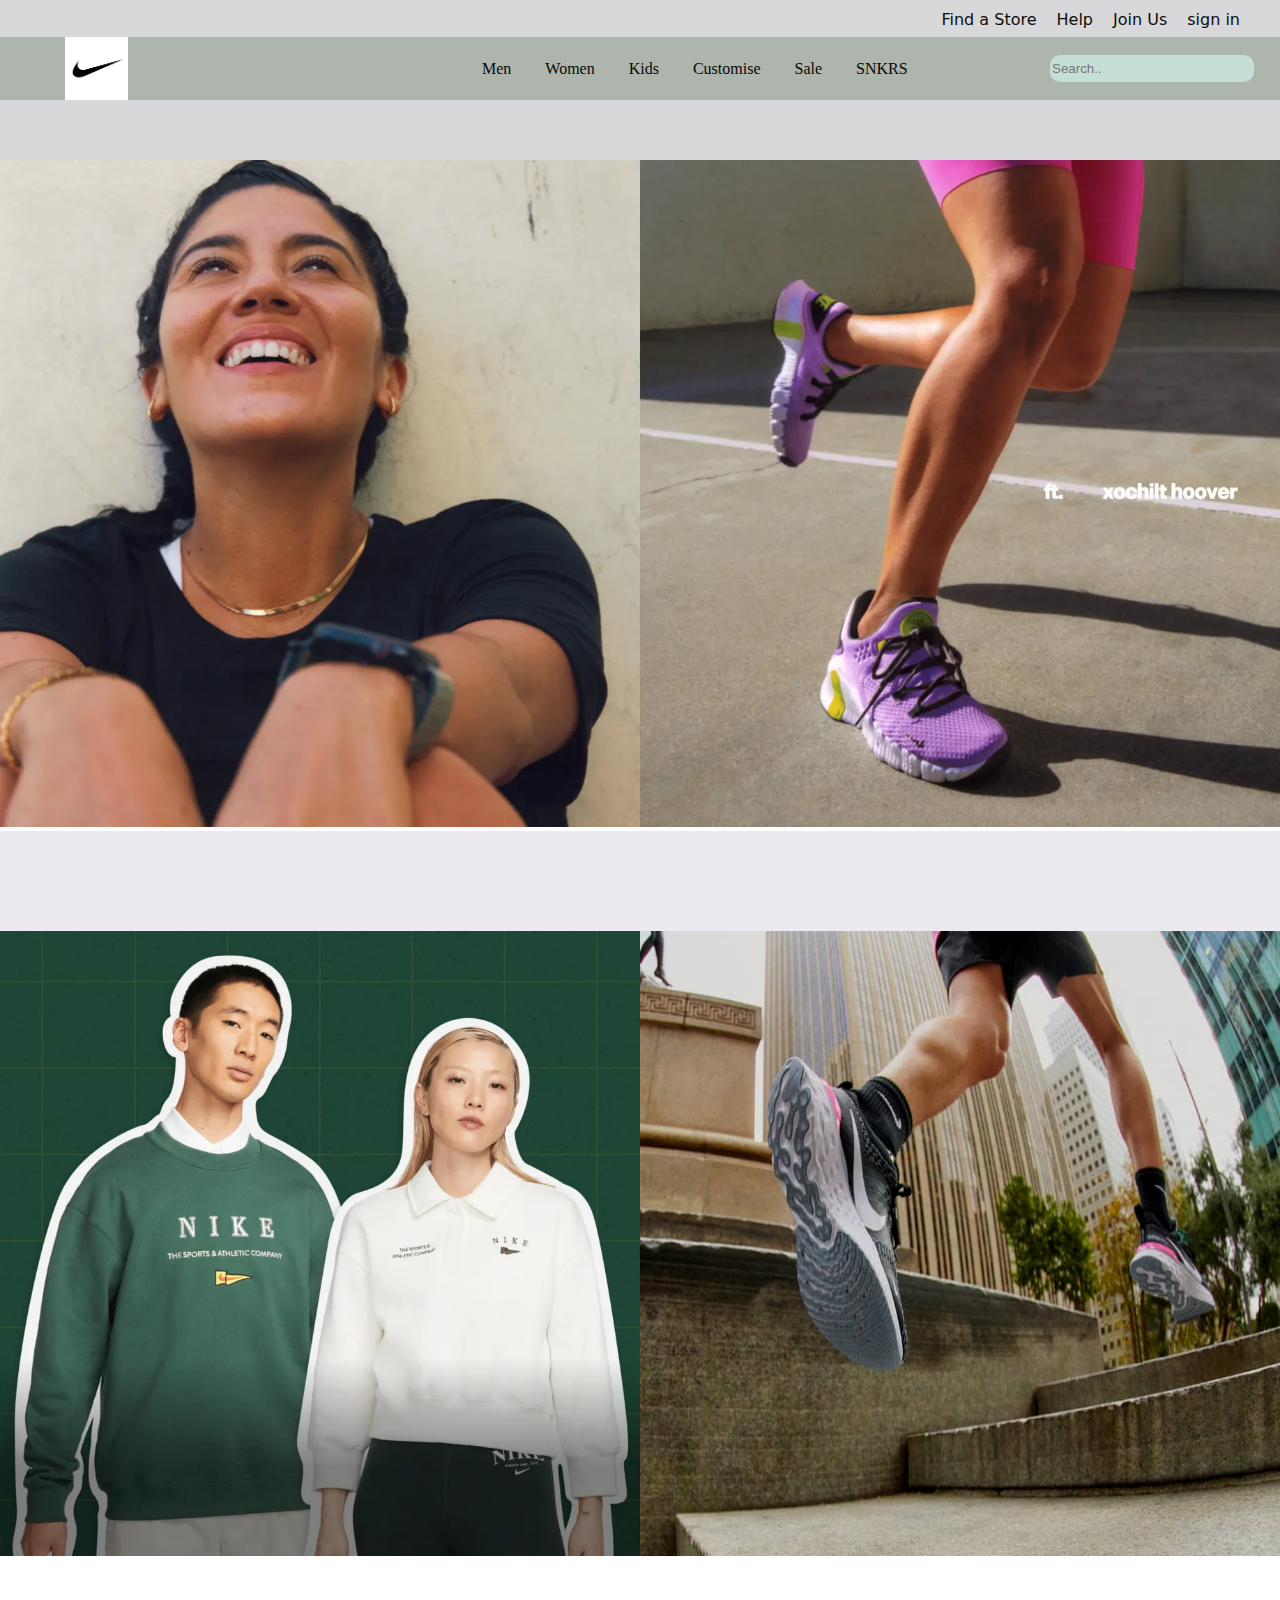
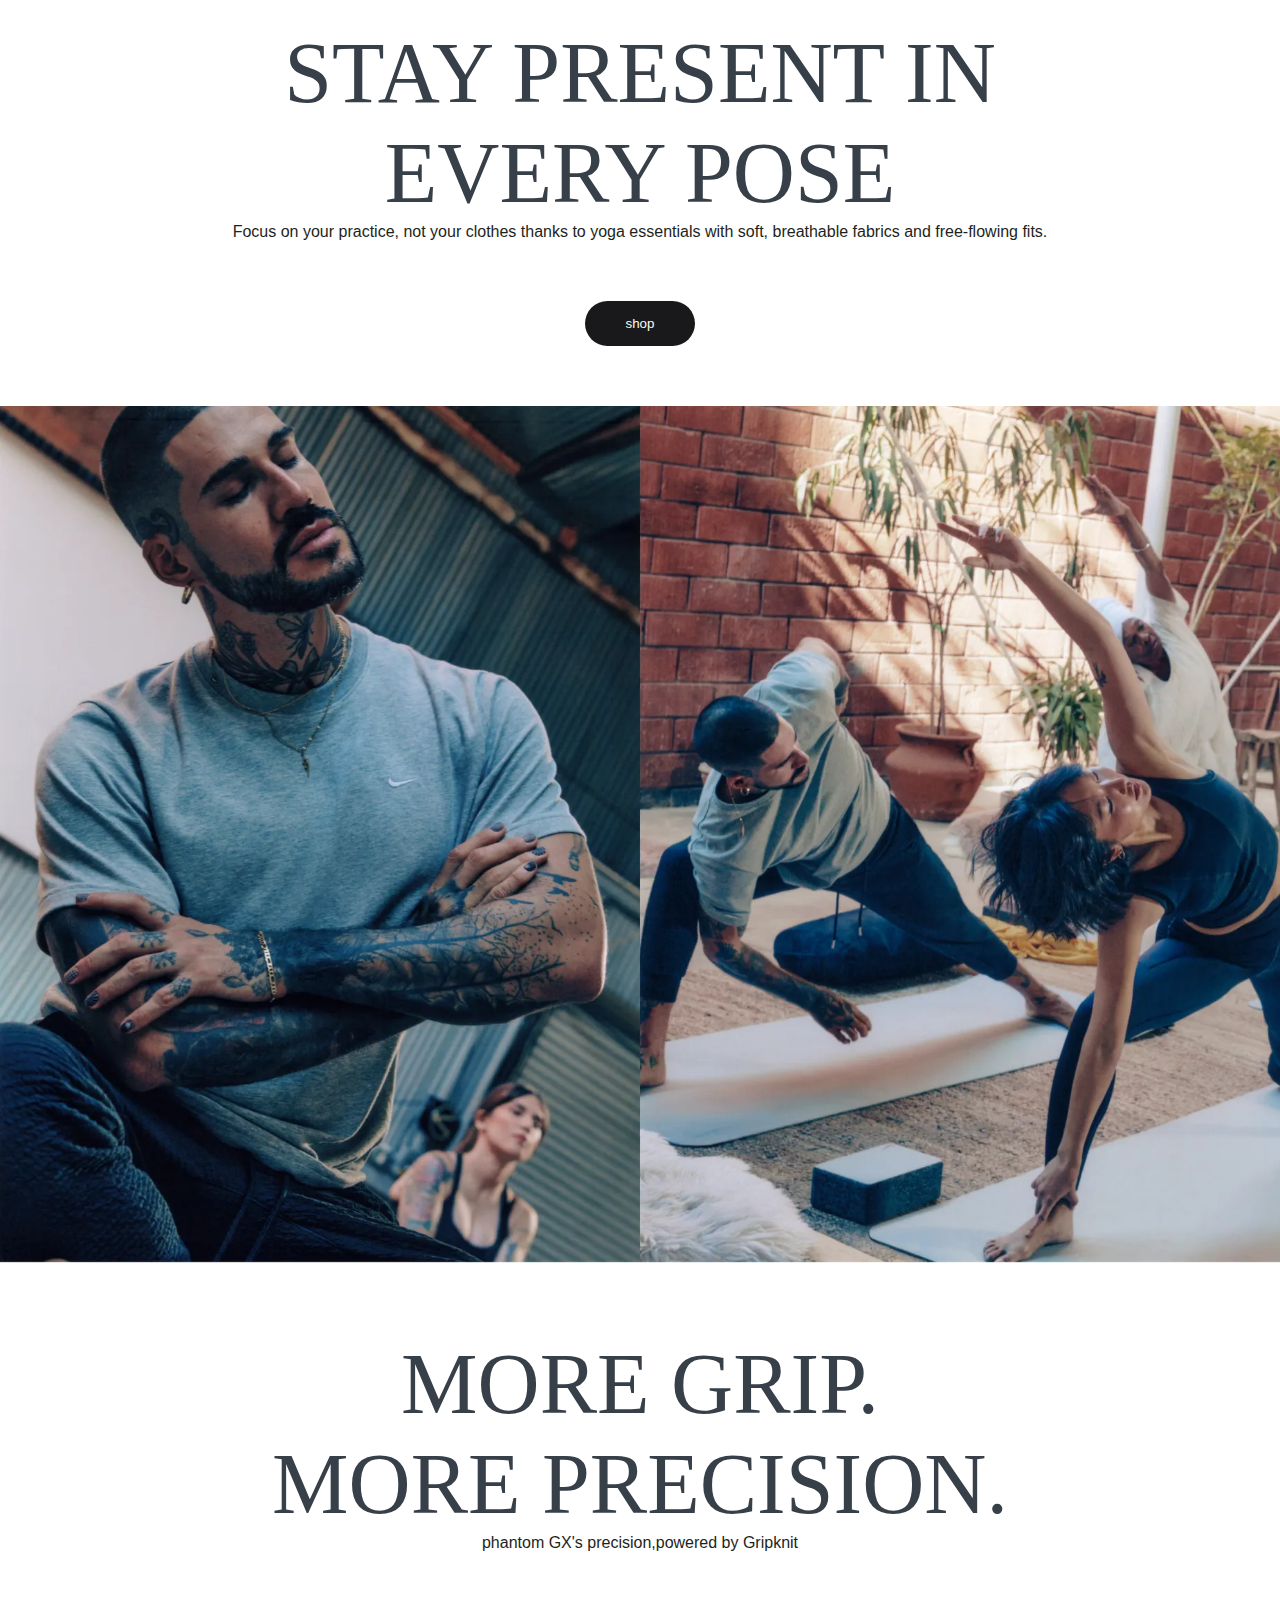
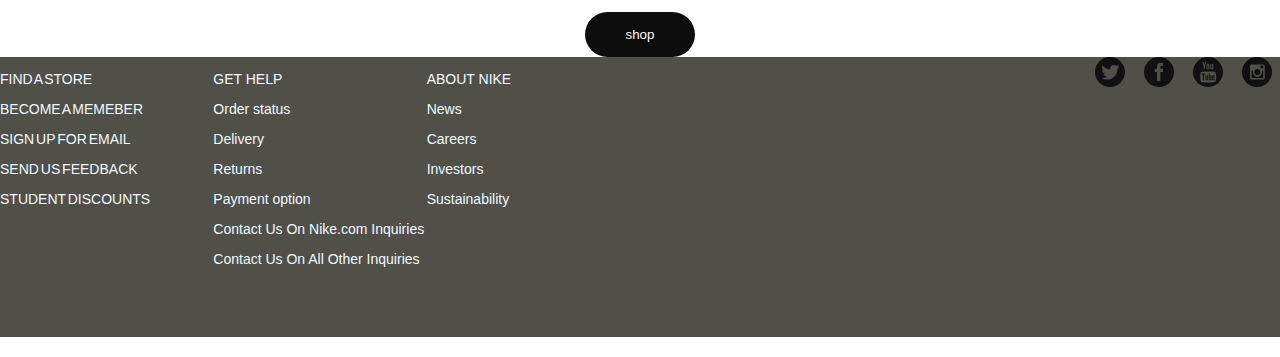
<file: index.html.html>
<!DOCTYPE html>
<html lang="en">
<head>
    <meta charset="UTF-8">
    <meta http-equiv="X-UA-Compatible" content="IE=edge">
    <meta name="viewport" content="width=device-width, initial-scale=1.0">
    <title>nike</title>
    <link rel="stylesheet" href="nike.css">
    
</head>
<body>
    <div class="header">
        <div class="header1">
            <div class="header1-text">
                <p class="find">Find a Store  </p>
                <p class="help">Help  </p>
                <p class="join">Join Us  </p>
                <p class="sign">sign in</p>
            </div>
            <div class="header2-text">
                <div class="tick">
                    <img class="image-tick" src="tick2.jpg" alt="">
                </div>

                <div class="sections">
                    <a class="men" href="">Men</a>
                    <a class="women" href="">Women</a>
                    <a class="kids" href="">Kids</a>
                    <a class="customise" href="">Customise</a>
                    <a class="sale" href="">Sale</a>
                    <a class="snkrs" href="">SNKRS</a>
                </div>
                <div class="search-bar">
                    <input class="search" type="text" placeholder="Search..">
                </div>
            </div>
        </div>


        <div class="image1-container">
            <img class="image1" src="nike1st.jpg" alt="">
        </div>
        <div class="space1">

        </div>
        <div class="image2and3-container">
            <img class="image2" src="nike2nd.jpg" alt="">
            <img class="image3" src="nike3rd.jpg" alt="">
        </div>
        <div class="text-container">
            <p class="stay" >STAY PRESENT IN </p>
            <p class="every">EVERY POSE</p>
            <p class="focus">Focus on your practice, not your clothes thanks to yoga essentials with soft, breathable fabrics and free-flowing fits.</p>
            <div class="button">
                <button class="buttondesign">shop</button>
            </div>
        </div>
        <div class="image7-container">
            <img class="image7" src="nike7th.jpg" alt="">
        </div>
        <div class="text-container2">
            <p class="more">MORE GRIP.</p>
            <p class="precision">MORE PRECISION.</p>
            <p class="phantom"> phantom GX's precision,powered by Gripknit</p>
            <div class="button2">
                <button class="buttondesign2">shop</button>
            </div>
            <div class="footer">
                <diV class="footer-left">
                    <div class="find-store">
                        <P>FIND A STORE</P>
                        <P>BECOME A MEMEBER</P>
                        <P>SIGN UP FOR EMAIL</P>
                        <P> SEND US FEEDBACK</P>
                        <P>STUDENT DISCOUNTS</P>
                    </div>
                    <div class="get-help">
                        <P>GET HELP</P>
                        <P>Order status</P>
                        <P>Delivery</P>
                        <P>Returns</P>
                        <P> Payment option</P>
                        <P> Contact Us On Nike.com Inquiries</P>
                        <P>Contact Us On All Other Inquiries</P>
                    </div>
                    <div class="about-nike">
                        <p>ABOUT NIKE</p>
                        <p>News</p>
                        <p>Careers</p>
                        <p>Investors</p>
                        <p>Sustainability</p>
                    </div>
                </diV>
                <div class="footer-right">
                    <img class="twiter" src="twiter-logo.svg" alt="">
                    <img class="facebook" src="facebook-logo.svg" alt="">
                    <img class="youtube" src="you-tube.svg" alt="">
                    <img class="insta" src="insta-logo.svg" alt="">
                </div>
            </div>
        </div>
    </div>
</body>
</html>
</file>
<file: nike.css>
body{
    margin: 0%;

}

.header1{
    background-color: rgba(204, 204, 207, 0.769);
    height: 160px;
    width: 100%;

}
.header1 p{
    margin: 0;
    
}
.header1-text{

    display: flex;
    justify-content: right;
    padding-top: 10px;
    color: rgb(13, 13, 12);
    font-weight: 400;
    font-size:medium;
    padding-right: 40px;
    height: 27px;
    font-family:system-ui, -apple-system, BlinkMacSystemFont, 'Segoe UI', Roboto, Oxygen, Ubuntu, Cantarell, 'Open Sans', 'Helvetica Neue', sans-serif;
}

.find{
    padding-right: 20px;  
}
.help{
    padding-right: 20px;
}
.join{
    padding-right: 20px;
}
.header2-text{
    background-color: rgb(173, 181, 173);
    height: 63px;
}
.image-tick{
    width: 63px;
}
.tick{
    width: 64px;
    margin-left: 65px;
    height: 63px;
}
.sections {
    /* background-color: rgb(57, 61, 57); */
    /* height: 63px; */
    float: left;
    padding-top: -17px;
    margin-top: -40px;
    margin-left: 452px;
}
 .men,.women,.kids,.customise,.sale,.snkrs{
  text-decoration: none;
  padding-left: 30px;
  color: rgb(8, 8, 8);

 }
 .search-bar{
    padding-left: 1050px;
    padding-left: 1050px;
    margin-top: -45px;
 }
 .search{
    width: 200px;
    height: 25px;
    border-radius: 10px;
    border: none;
    background-color: rgb(198, 223, 214);
 }

 .image1{
    width: 100%;
 }
 .space1{
    background-color: rgb(236, 233, 240);
    height: 100px;
    width: 100%;
 }
 .image2and3-container{
display: flex;
 }
 .image2{
width: 50%;
 }
 .image3{
width: 50%;
 }

 .text-container{
    height: 450px;
    width: 100%;
 }
 .stay{
    margin: 0;
    text-align: center;
    padding-top: 67px;
    font-size: 86px;
    font-family: fantasy;
    color: rgb(55, 63, 72);

 }
 .every{
    margin: 0;
    text-align: center;
    font-size: 86px;
    font-family: fantasy;
    color: rgb(55, 63, 72);

 }
 .focus{
    margin: 0;
    text-align: center;
    font-family:sans-serif;
    font-weight: 300;
    color: rgb(30, 31, 32);
 }

 .button{
    text-align: center;
    padding-top: 60px;
 }
 .buttondesign{
    background-color: rgb(25, 25, 28);
    height: 45px;
    width: 110px;
    border-radius: 63px;
    color: floralwhite;
    border: none;
 }

 .image7{
    width: 100%;

 }
    
    
 .text-container2{
    height: 400px;
    width: 100%;
 }
 .more{
    margin: 0;
    text-align: center;
    padding-top: 67px;
    font-size: 86px;
    font-family: fantasy;
    color: rgb(55, 63, 72);

 }
 .precision{
    margin: 0;
    text-align: center;
    font-size: 86px;
    font-family: fantasy;
    color: rgb(55, 63, 72);

 }
 .phantom{
    margin: 0;
    text-align: center;
    font-family:sans-serif;
    font-weight: 300;
    color: rgb(30, 31, 32);
 }

 .button2{
    text-align: center;
    padding-top: 60px;
 }
 .buttondesign2{
    background-color: rgb(13, 13, 13);
    height: 45px;
    width: 110px;
    border-radius: 63px;
    color: floralwhite;
    border: none;
 }

 .footer{
    width: 100%;
    height: 280px;
    background-color: rgb(80, 80, 73);
    display: flex;
 }
 .footer-left{
    width: 50%;
    height: 300px;
    display: flex;
    color: aliceblue;

 }
 .footer-right{
    width: 50%;
    height: 300px;
 }

 .find-store{
    width: 50%;
    height: 300px;
    font-weight: 100;
    font-family:sans-serif ;
    word-spacing: -2px;
    font-size: 14px;
    
 }
 .get-help{
    width: 50%;
    height: 300px;
    font-family:sans-serif ;
    font-size:14px ;

 }
 .about-nike{
    width: 50%;
    height: 300px;
    font-family:sans-serif ;
    font-size: 14px;

 }

.twiter{
    padding-left: 455px;
    /* background-color: antiquewhite; */

}
.facebook{
    padding-left: 15px;
    /* background-color: antiquewhite; */


}
.youtube{
    padding-left: 15px;
    /* background-color: aquamarine; */


}
.insta{
    padding-left: 15px;
    /* background-color: antiquewhite; */

}

 /* background-color: aqua; */
 /* height: 63px; */
 /* margin-left: 538px; */
 /* margin-right: 510px; */
 /* text-align: center; */
 /* float: left; */
  /* text-align: center;  */
</file>
